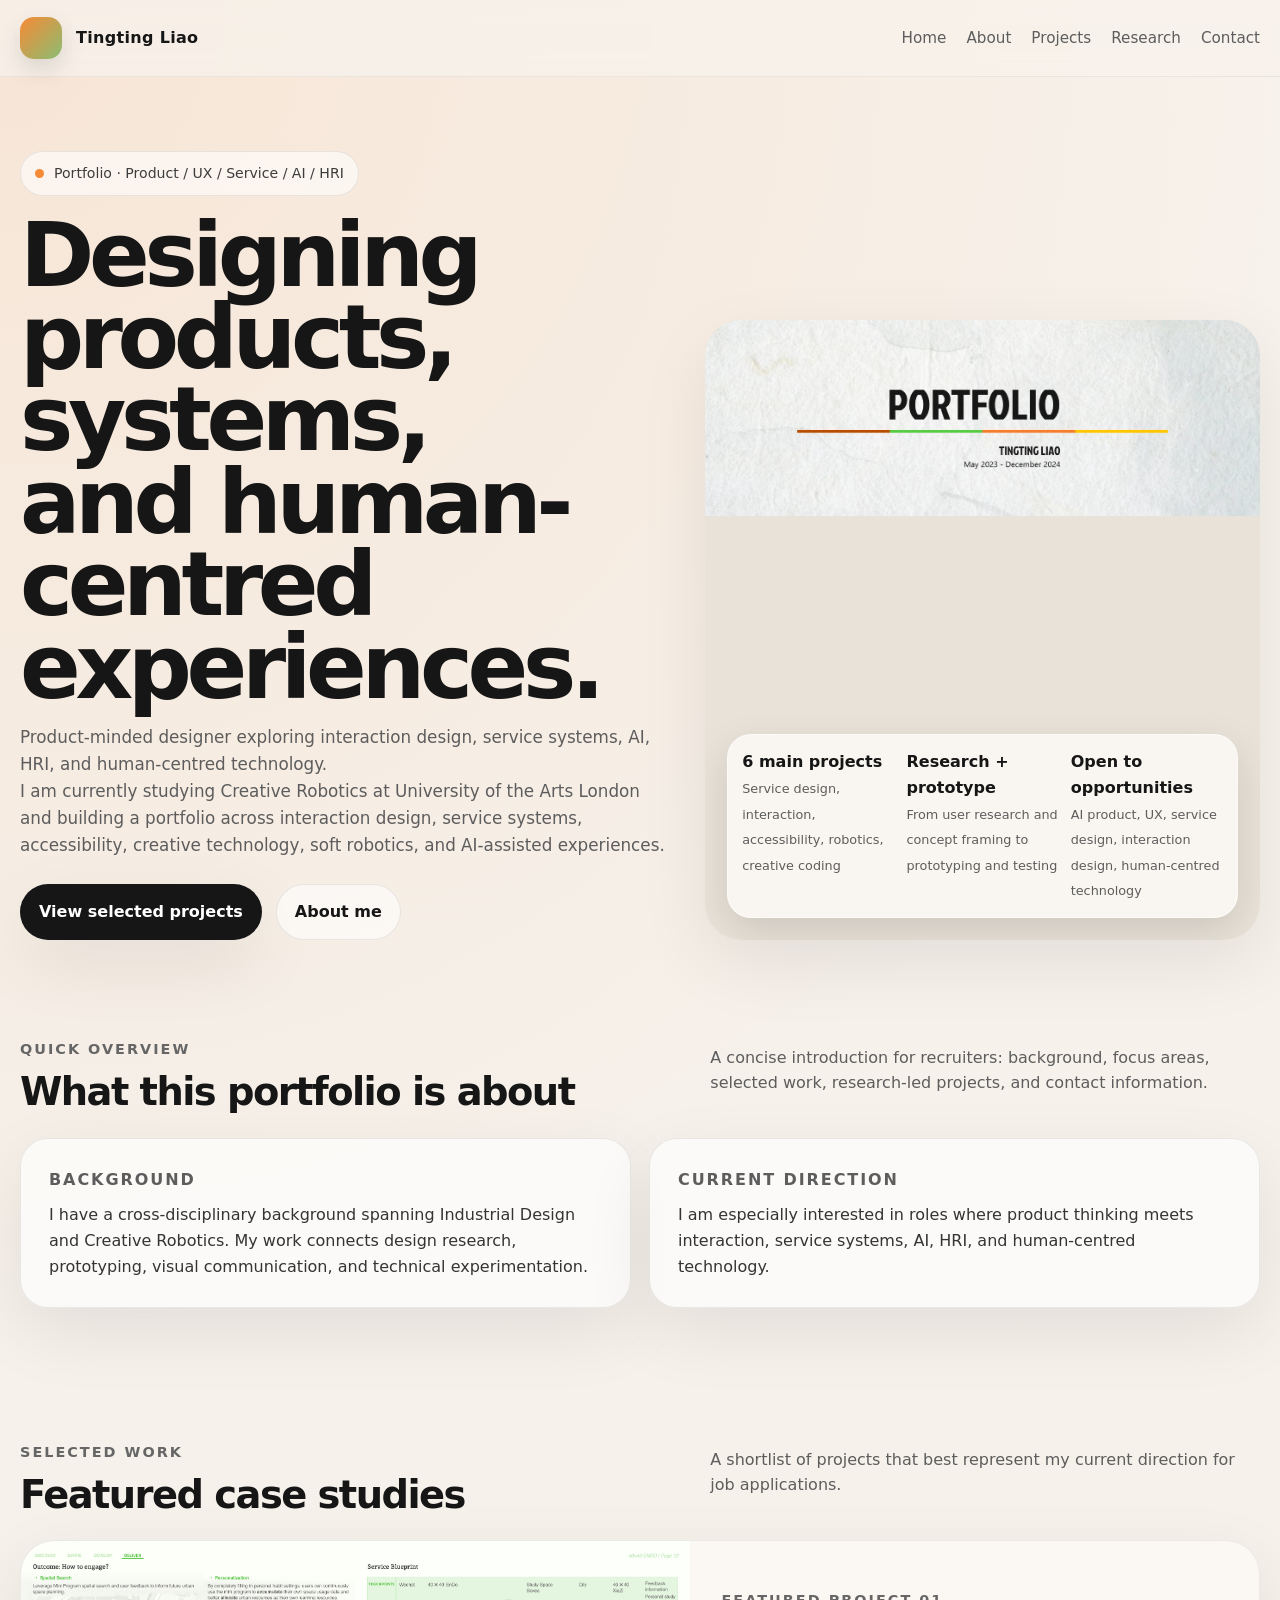
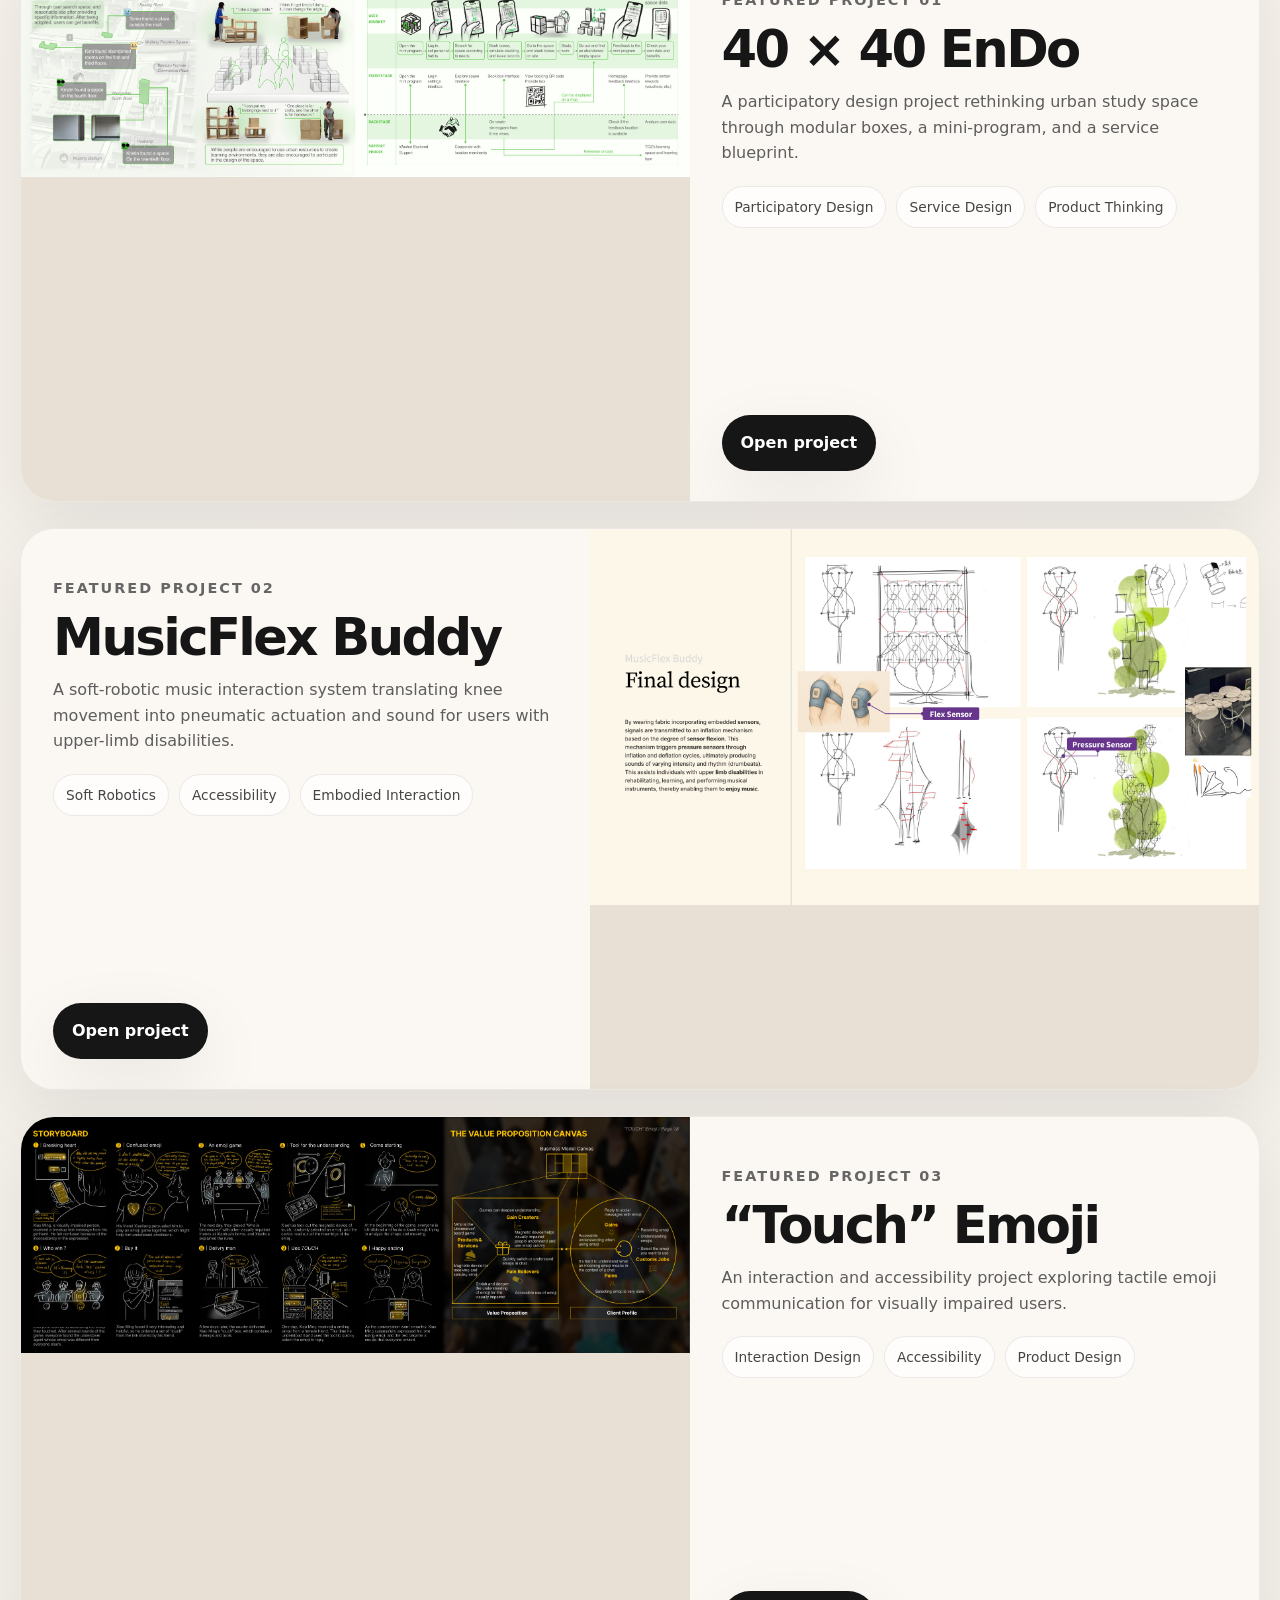
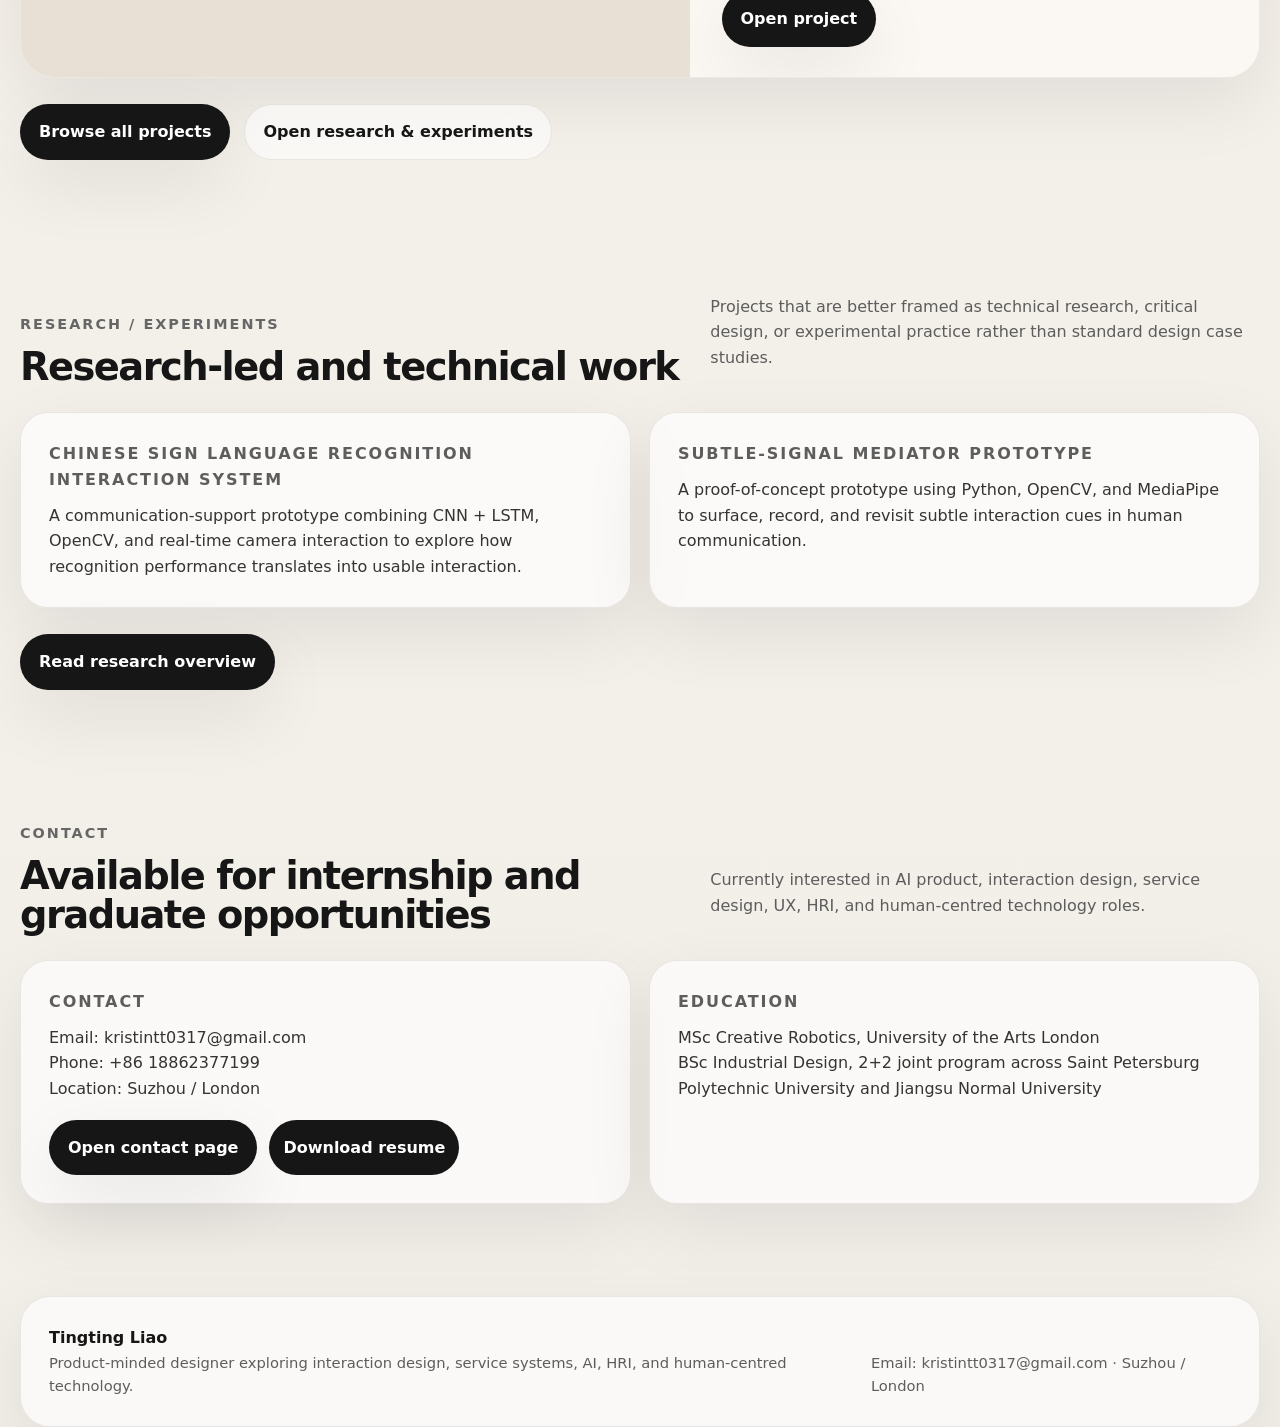
<file: index.html>
<!DOCTYPE html>
<html lang="en">
<head>
  <meta charset="UTF-8" />
  <meta name="viewport" content="width=device-width, initial-scale=1.0" />
  <title>Tingting Liao — Portfolio</title>
  <meta name="description" content="Portfolio website for product, interaction design, service design, AI, HRI, and human-centred technology opportunities." />
  <link rel="stylesheet" href="css/style.css" />
</head>
<body>

  <header class="topbar">
    <div class="wrap nav">
      <a class="brand" href="index.html"><span class="brand-mark"></span><span>Tingting Liao</span></a>
      <nav class="nav-links">
        <a href="index.html">Home</a>
        <a href="about.html">About</a>
        <a href="projects.html">Projects</a>
        <a href="research.html">Research</a>
        <a href="contact.html">Contact</a>
      </nav>
    </div>
  </header>

  <main>
    <section class="hero">
      <div class="wrap hero-grid">
        <div class="reveal">
          <span class="eyebrow"><span class="dot"></span> Portfolio · Product / UX / Service / AI / HRI</span>
          <h1>Designing products, systems, and human-centred experiences.</h1>
          <p class="lead">Product-minded designer exploring interaction design, service systems, AI, HRI, and human-centred technology.</p>
          <p>
            I am currently studying Creative Robotics at University of the Arts London and building a portfolio across interaction design, service systems, accessibility, creative technology, soft robotics, and AI-assisted experiences.
          </p>
          <div class="hero-actions">
            <a class="button primary" href="projects.html">View selected projects</a>
            <a class="button secondary" href="about.html">About me</a>
          </div>
        </div>
        <div class="hero-visual reveal">
          <img src="assets/pages/page-01.jpg" alt="Portfolio cover" />
          <div class="floating-card">
            <div><strong>6 main projects</strong><span>Service design, interaction, accessibility, robotics, creative coding</span></div>
            <div><strong>Research + prototype</strong><span>From user research and concept framing to prototyping and testing</span></div>
            <div><strong>Open to opportunities</strong><span>AI product, UX, service design, interaction design, human-centred technology</span></div>
          </div>
        </div>
      </div>
    </section>

    <section class="section">
      <div class="wrap">
        <div class="section-head reveal">
          <div>
            <p class="project-number">Quick overview</p>
            <h2 class="section-title">What this portfolio is about</h2>
          </div>
          <p class="section-note">A concise introduction for recruiters: background, focus areas, selected work, research-led projects, and contact information.</p>
        </div>
        <div class="intro-panels">
          <article class="panel reveal">
            <h3>Background</h3>
            <p>I have a cross-disciplinary background spanning Industrial Design and Creative Robotics. My work connects design research, prototyping, visual communication, and technical experimentation.</p>
          </article>
          <article class="panel reveal">
            <h3>Current direction</h3>
            <p>I am especially interested in roles where product thinking meets interaction, service systems, AI, HRI, and human-centred technology.</p>
          </article>
        </div>
      </div>
    </section>

    <section class="section">
      <div class="wrap">
        <div class="section-head reveal">
          <div>
            <p class="project-number">Selected work</p>
            <h2 class="section-title">Featured case studies</h2>
          </div>
          <p class="section-note">A shortlist of projects that best represent my current direction for job applications.</p>
        </div>

        <div class="projects">
          <article class="project-card reveal">
            <div class="project-image"><img src="assets/pages/page-14.jpg" alt="40 × 40 EnDo preview" /></div>
            <div class="project-info">
              <div>
                <p class="project-number">Featured Project 01</p>
                <h3 class="project-title">40 × 40 EnDo</h3>
                <p class="project-summary">A participatory design project rethinking urban study space through modular boxes, a mini-program, and a service blueprint.</p>
                <div class="tags"><span class="tag">Participatory Design</span><span class="tag">Service Design</span><span class="tag">Product Thinking</span></div>
              </div>
              <div class="inline-actions"><a class="button primary" href="endo.html">Open project</a></div>
            </div>
          </article>

          <article class="project-card reverse reveal" style="--accent:#b85b53;--accent-soft:rgba(184,91,83,.14)">
            <div class="project-image"><img src="assets/musicflex/mf-20.jpg" alt="MusicFlex Buddy preview" /></div>
            <div class="project-info">
              <div>
                <p class="project-number">Featured Project 02</p>
                <h3 class="project-title">MusicFlex Buddy</h3>
                <p class="project-summary">A soft-robotic music interaction system translating knee movement into pneumatic actuation and sound for users with upper-limb disabilities.</p>
                <div class="tags"><span class="tag">Soft Robotics</span><span class="tag">Accessibility</span><span class="tag">Embodied Interaction</span></div>
              </div>
              <div class="inline-actions"><a class="button primary" href="musicflex-buddy.html">Open project</a></div>
            </div>
          </article>

          <article class="project-card reveal" style="--accent:#f3c94b;--accent-soft:rgba(243,201,75,.18)">
            <div class="project-image"><img src="assets/pages/page-20.jpg" alt="Touch Emoji preview" /></div>
            <div class="project-info">
              <div>
                <p class="project-number">Featured Project 03</p>
                <h3 class="project-title">“Touch” Emoji</h3>
                <p class="project-summary">An interaction and accessibility project exploring tactile emoji communication for visually impaired users.</p>
                <div class="tags"><span class="tag">Interaction Design</span><span class="tag">Accessibility</span><span class="tag">Product Design</span></div>
              </div>
              <div class="inline-actions"><a class="button primary" href="touch-emoji.html">Open project</a></div>
            </div>
          </article>
        </div>

        <div class="hero-actions reveal">
          <a class="button primary" href="projects.html">Browse all projects</a>
          <a class="button secondary" href="research.html">Open research & experiments</a>
        </div>
      </div>
    </section>

    <section class="section">
      <div class="wrap">
        <div class="section-head reveal">
          <div>
            <p class="project-number">Research / Experiments</p>
            <h2 class="section-title">Research-led and technical work</h2>
          </div>
          <p class="section-note">Projects that are better framed as technical research, critical design, or experimental practice rather than standard design case studies.</p>
        </div>
        <div class="cards-grid">
          <article class="list-card reveal">
            <h3>Chinese Sign Language Recognition Interaction System</h3>
            <p>A communication-support prototype combining CNN + LSTM, OpenCV, and real-time camera interaction to explore how recognition performance translates into usable interaction.</p>
          </article>
          <article class="list-card reveal">
            <h3>Subtle-Signal Mediator Prototype</h3>
            <p>A proof-of-concept prototype using Python, OpenCV, and MediaPipe to surface, record, and revisit subtle interaction cues in human communication.</p>
          </article>
        </div>
        <div class="hero-actions reveal">
          <a class="button primary" href="research.html">Read research overview</a>
        </div>
      </div>
    </section>

    <section class="section">
      <div class="wrap">
        <div class="section-head reveal">
          <div>
            <p class="project-number">Contact</p>
            <h2 class="section-title">Available for internship and graduate opportunities</h2>
          </div>
          <p class="section-note">Currently interested in AI product, interaction design, service design, UX, HRI, and human-centred technology roles.</p>
        </div>
        <div class="contact-grid">
          <article class="contact-card reveal">
            <h3>Contact</h3>
            <p>Email: <a href="mailto:kristintt0317@gmail.com">kristintt0317@gmail.com</a></p>
            <p>Phone: <a href="tel:+8618862377199">+86 18862377199</a></p>
            <p>Location: Suzhou / London</p>
            <div class="contact-actions">
              <a class="button primary" href="contact.html">Open contact page</a>
              <a class="resume-badge" href="Liao_Tingting_Resume.pdf" download>Download resume</a>
            </div>
          </article>
          <article class="contact-card reveal">
            <h3>Education</h3>
            <p>MSc Creative Robotics, University of the Arts London</p>
            <p>BSc Industrial Design, 2+2 joint program across Saint Petersburg Polytechnic University and Jiangsu Normal University</p>
          </article>
        </div>
      </div>
    </section>
  </main>

  <footer>
    <div class="wrap">
      <div class="footer-card">
        <div>
          <strong>Tingting Liao</strong>
          <div class="small-note">Product-minded designer exploring interaction design, service systems, AI, HRI, and human-centred technology.</div>
        </div>
        <div class="small-note">Email: <a href="mailto:kristintt0317@gmail.com">kristintt0317@gmail.com</a> · Suzhou / London</div>
      </div>
    </div>
  </footer>
  <div class="lightbox" id="lightbox"><button aria-label="Close image">×</button><img alt="" /></div>
  <script src="js/main.js"></script>

</body>
</html>
</file>
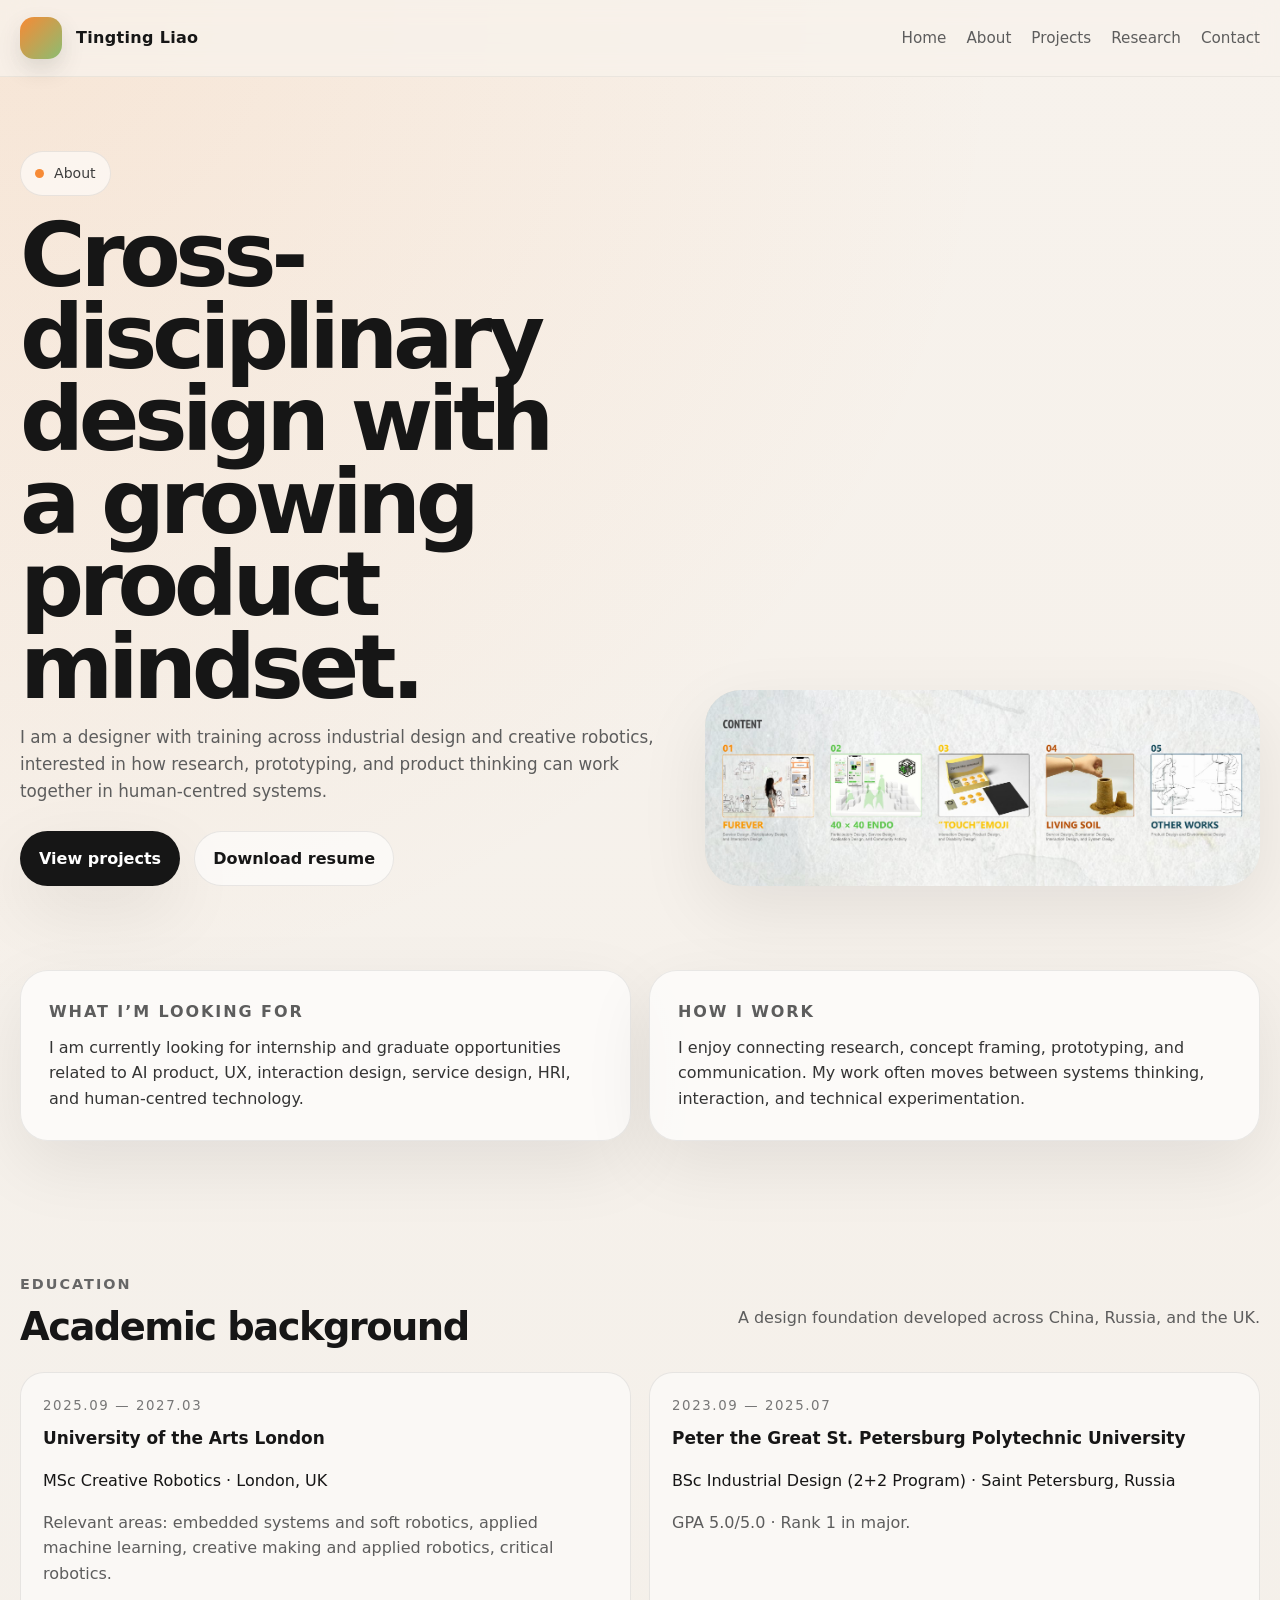
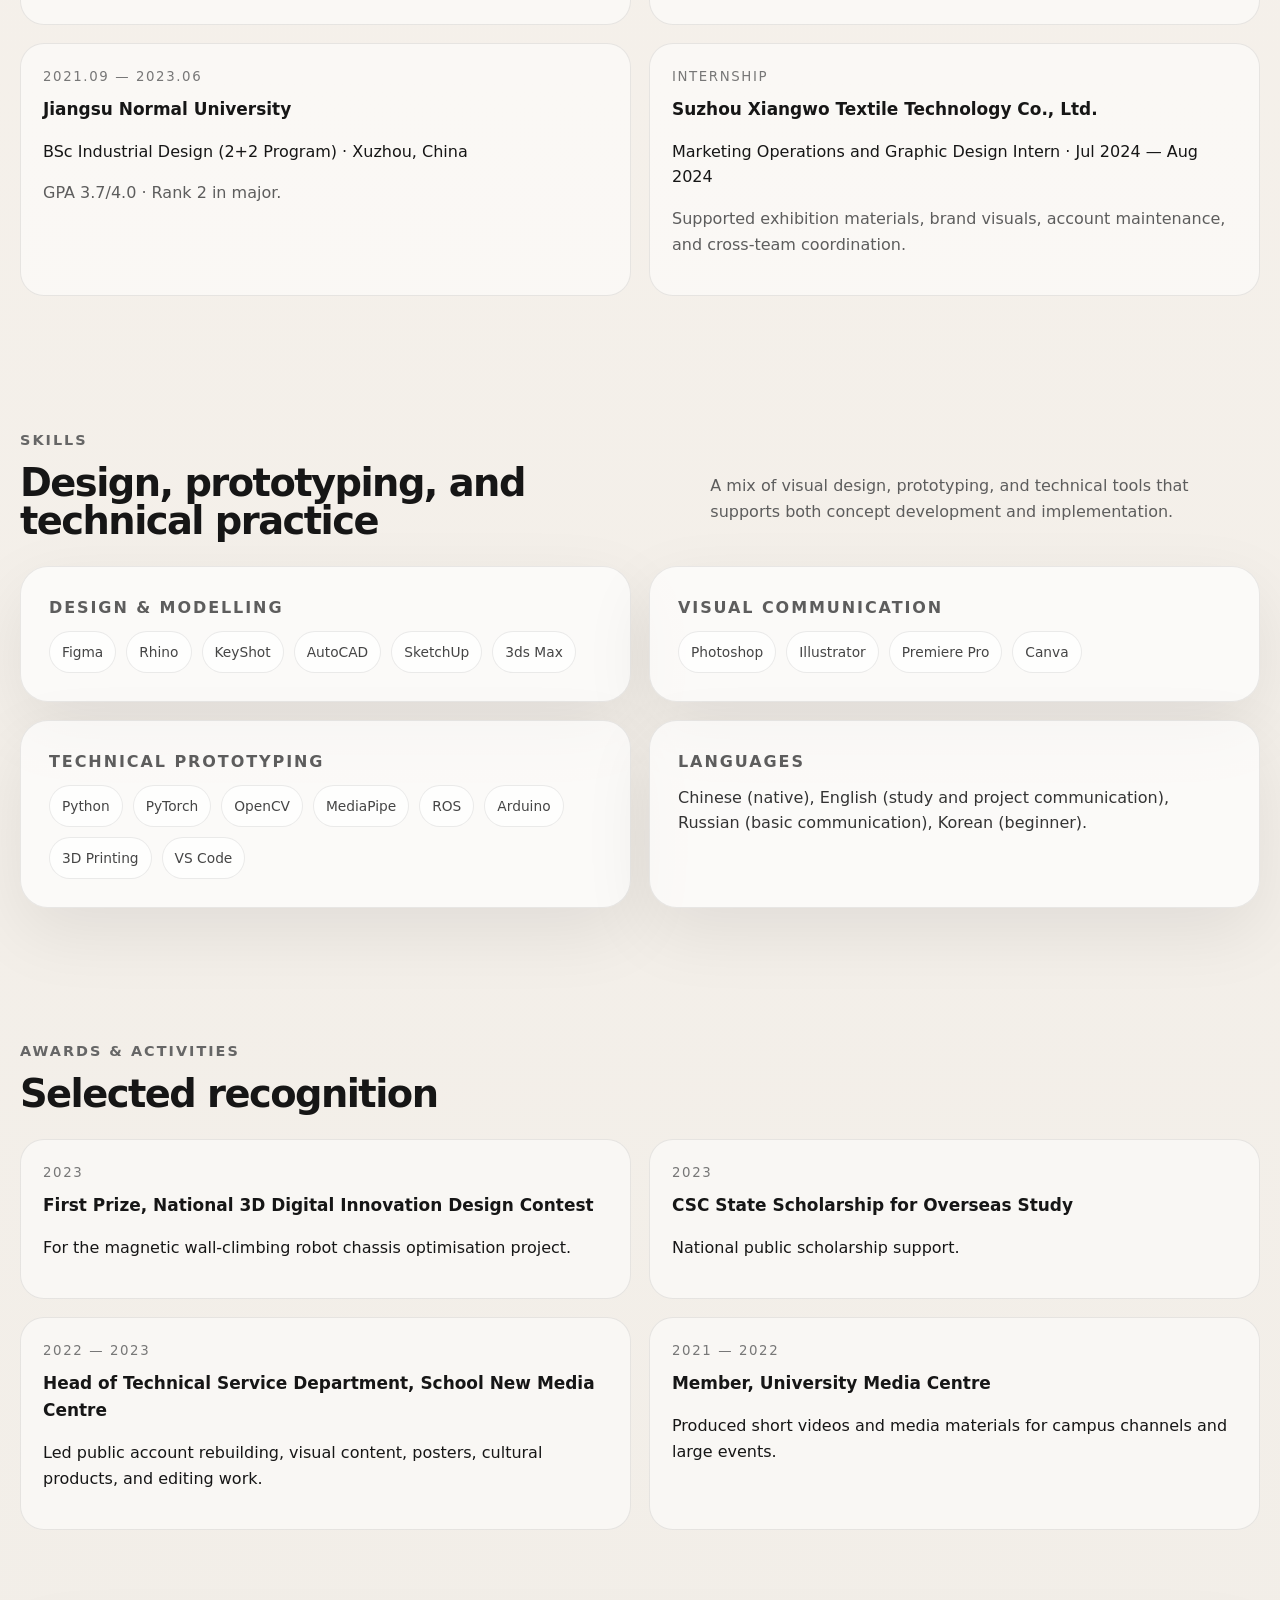
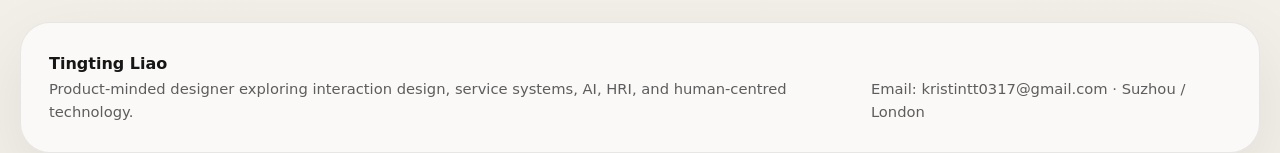
<file: about.html>
<!DOCTYPE html>
<html lang="en">
<head>
  <meta charset="UTF-8" />
  <meta name="viewport" content="width=device-width, initial-scale=1.0" />
  <title>About — Tingting Liao</title>
  <meta name="description" content="About Tingting Liao: background, education, skills, and job focus." />
  <link rel="stylesheet" href="css/style.css" />
</head>
<body>

  <header class="topbar">
    <div class="wrap nav">
      <a class="brand" href="index.html"><span class="brand-mark"></span><span>Tingting Liao</span></a>
      <nav class="nav-links">
        <a href="index.html">Home</a>
        <a href="about.html">About</a>
        <a href="projects.html">Projects</a>
        <a href="research.html">Research</a>
        <a href="contact.html">Contact</a>
      </nav>
    </div>
  </header>

  <main>
    <section class="page-hero">
      <div class="wrap page-hero-grid">
        <div class="reveal">
          <span class="eyebrow"><span class="dot"></span> About</span>
          <h1>Cross-disciplinary design with a growing product mindset.</h1>
          <p class="lead">I am a designer with training across industrial design and creative robotics, interested in how research, prototyping, and product thinking can work together in human-centred systems.</p>
          <div class="hero-actions">
            <a class="button primary" href="projects.html">View projects</a>
            <a class="button secondary" href="Liao_Tingting_Resume.pdf" download>Download resume</a>
          </div>
        </div>
        <div class="card-surface reveal"><img src="assets/pages/page-02.jpg" alt="Portfolio overview" /></div>
      </div>
    </section>

    <section class="section">
      <div class="wrap">
        <div class="simple-grid">
          <article class="list-card reveal">
            <h3>What I’m looking for</h3>
            <p>I am currently looking for internship and graduate opportunities related to AI product, UX, interaction design, service design, HRI, and human-centred technology.</p>
          </article>
          <article class="list-card reveal">
            <h3>How I work</h3>
            <p>I enjoy connecting research, concept framing, prototyping, and communication. My work often moves between systems thinking, interaction, and technical experimentation.</p>
          </article>
        </div>
      </div>
    </section>

    <section class="section">
      <div class="wrap">
        <div class="section-head reveal">
          <div>
            <p class="project-number">Education</p>
            <h2 class="section-title">Academic background</h2>
          </div>
          <p class="section-note">A design foundation developed across China, Russia, and the UK.</p>
        </div>
        <div class="timeline">
          <article class="timeline-item reveal">
            <small>2025.09 — 2027.03</small>
            <strong>University of the Arts London</strong>
            <p>MSc Creative Robotics · London, UK</p>
            <p class="muted">Relevant areas: embedded systems and soft robotics, applied machine learning, creative making and applied robotics, critical robotics.</p>
          </article>
          <article class="timeline-item reveal">
            <small>2023.09 — 2025.07</small>
            <strong>Peter the Great St. Petersburg Polytechnic University</strong>
            <p>BSc Industrial Design (2+2 Program) · Saint Petersburg, Russia</p>
            <p class="muted">GPA 5.0/5.0 · Rank 1 in major.</p>
          </article>
          <article class="timeline-item reveal">
            <small>2021.09 — 2023.06</small>
            <strong>Jiangsu Normal University</strong>
            <p>BSc Industrial Design (2+2 Program) · Xuzhou, China</p>
            <p class="muted">GPA 3.7/4.0 · Rank 2 in major.</p>
          </article>
          <article class="timeline-item reveal">
            <small>Internship</small>
            <strong>Suzhou Xiangwo Textile Technology Co., Ltd.</strong>
            <p>Marketing Operations and Graphic Design Intern · Jul 2024 — Aug 2024</p>
            <p class="muted">Supported exhibition materials, brand visuals, account maintenance, and cross-team coordination.</p>
          </article>
        </div>
      </div>
    </section>

    <section class="section">
      <div class="wrap">
        <div class="section-head reveal">
          <div>
            <p class="project-number">Skills</p>
            <h2 class="section-title">Design, prototyping, and technical practice</h2>
          </div>
          <p class="section-note">A mix of visual design, prototyping, and technical tools that supports both concept development and implementation.</p>
        </div>
        <div class="cards-grid">
          <article class="list-card reveal">
            <h3>Design & modelling</h3>
            <div class="pill-row">
              <span class="pill">Figma</span><span class="pill">Rhino</span><span class="pill">KeyShot</span><span class="pill">AutoCAD</span><span class="pill">SketchUp</span><span class="pill">3ds Max</span>
            </div>
          </article>
          <article class="list-card reveal">
            <h3>Visual communication</h3>
            <div class="pill-row">
              <span class="pill">Photoshop</span><span class="pill">Illustrator</span><span class="pill">Premiere Pro</span><span class="pill">Canva</span>
            </div>
          </article>
          <article class="list-card reveal">
            <h3>Technical prototyping</h3>
            <div class="pill-row">
              <span class="pill">Python</span><span class="pill">PyTorch</span><span class="pill">OpenCV</span><span class="pill">MediaPipe</span><span class="pill">ROS</span><span class="pill">Arduino</span><span class="pill">3D Printing</span><span class="pill">VS Code</span>
            </div>
          </article>
          <article class="list-card reveal">
            <h3>Languages</h3>
            <p>Chinese (native), English (study and project communication), Russian (basic communication), Korean (beginner).</p>
          </article>
        </div>
      </div>
    </section>

    <section class="section">
      <div class="wrap">
        <div class="section-head reveal">
          <div>
            <p class="project-number">Awards & activities</p>
            <h2 class="section-title">Selected recognition</h2>
          </div>
        </div>
        <div class="timeline">
          <article class="timeline-item reveal">
            <small>2023</small>
            <strong>First Prize, National 3D Digital Innovation Design Contest</strong>
            <p>For the magnetic wall-climbing robot chassis optimisation project.</p>
          </article>
          <article class="timeline-item reveal">
            <small>2023</small>
            <strong>CSC State Scholarship for Overseas Study</strong>
            <p>National public scholarship support.</p>
          </article>
          <article class="timeline-item reveal">
            <small>2022 — 2023</small>
            <strong>Head of Technical Service Department, School New Media Centre</strong>
            <p>Led public account rebuilding, visual content, posters, cultural products, and editing work.</p>
          </article>
          <article class="timeline-item reveal">
            <small>2021 — 2022</small>
            <strong>Member, University Media Centre</strong>
            <p>Produced short videos and media materials for campus channels and large events.</p>
          </article>
        </div>
      </div>
    </section>
  </main>

  <footer>
    <div class="wrap">
      <div class="footer-card">
        <div>
          <strong>Tingting Liao</strong>
          <div class="small-note">Product-minded designer exploring interaction design, service systems, AI, HRI, and human-centred technology.</div>
        </div>
        <div class="small-note">Email: <a href="mailto:kristintt0317@gmail.com">kristintt0317@gmail.com</a> · Suzhou / London</div>
      </div>
    </div>
  </footer>
  <div class="lightbox" id="lightbox"><button aria-label="Close image">×</button><img alt="" /></div>
  <script src="js/main.js"></script>

</body>
</html>
</file>
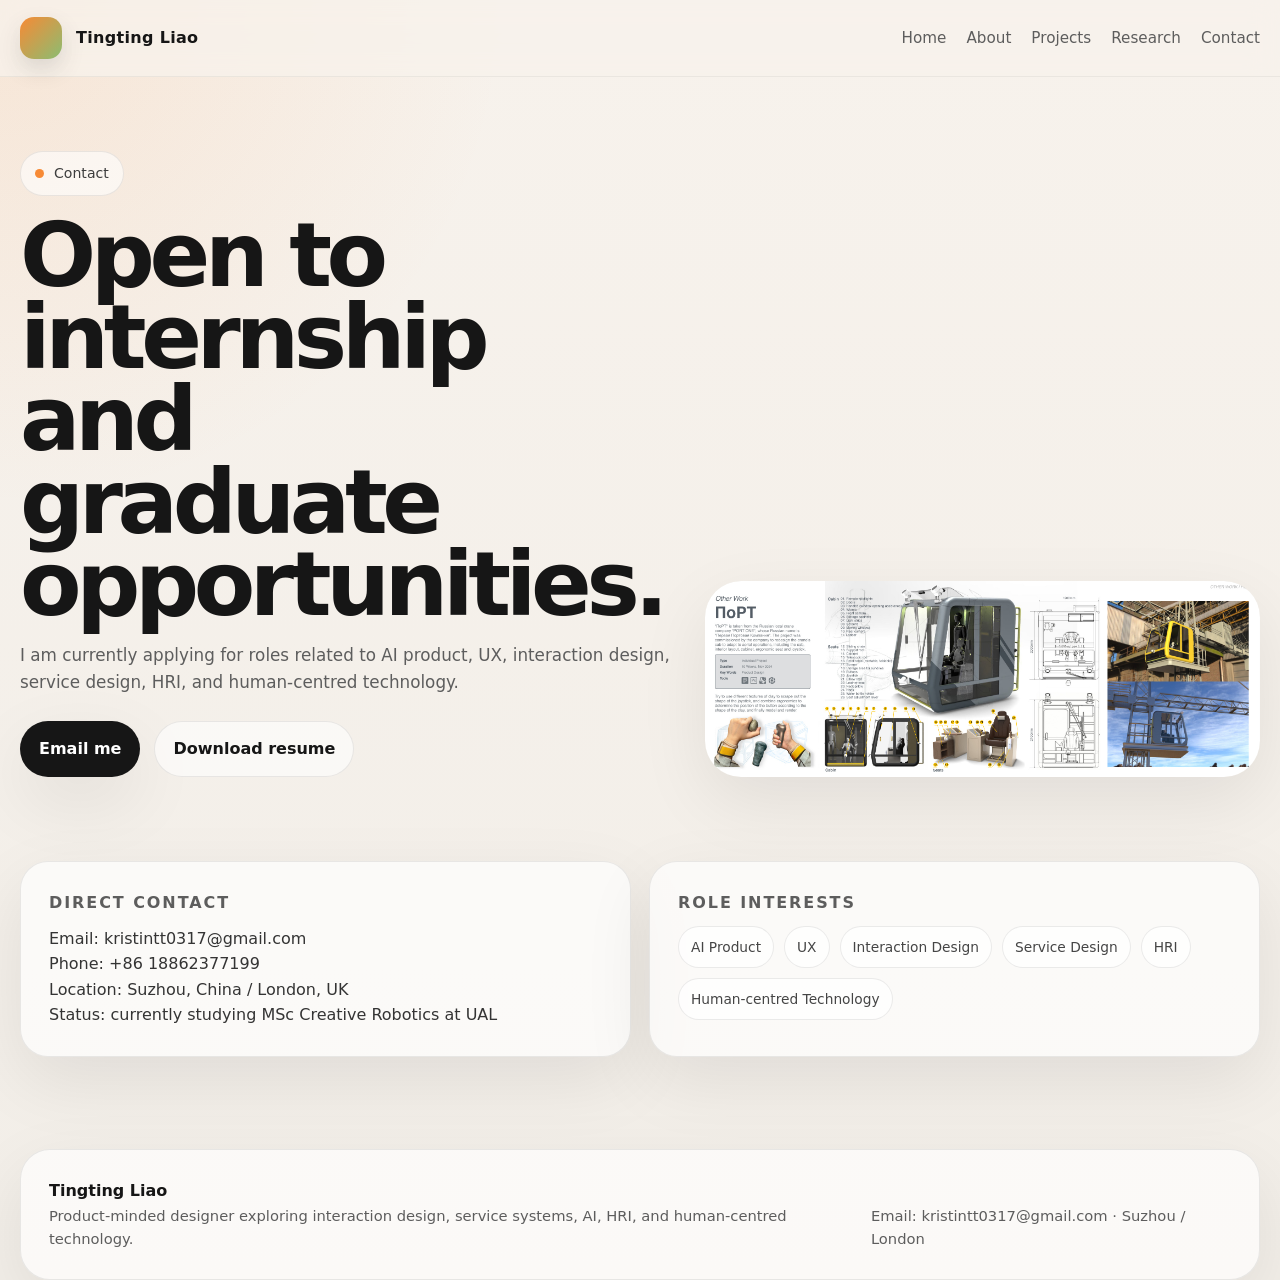
<file: contact.html>
<!DOCTYPE html>
<html lang="en">
<head>
  <meta charset="UTF-8" />
  <meta name="viewport" content="width=device-width, initial-scale=1.0" />
  <title>Contact — Tingting Liao</title>
  <meta name="description" content="Contact Tingting Liao." />
  <link rel="stylesheet" href="css/style.css" />
</head>
<body>

  <header class="topbar">
    <div class="wrap nav">
      <a class="brand" href="index.html"><span class="brand-mark"></span><span>Tingting Liao</span></a>
      <nav class="nav-links">
        <a href="index.html">Home</a>
        <a href="about.html">About</a>
        <a href="projects.html">Projects</a>
        <a href="research.html">Research</a>
        <a href="contact.html">Contact</a>
      </nav>
    </div>
  </header>

  <main>
    <section class="page-hero">
      <div class="wrap page-hero-grid">
        <div class="reveal">
          <span class="eyebrow"><span class="dot"></span> Contact</span>
          <h1>Open to internship and graduate opportunities.</h1>
          <p class="lead">I am currently applying for roles related to AI product, UX, interaction design, service design, HRI, and human-centred technology.</p>
          <div class="hero-actions">
            <a class="button primary" href="mailto:kristintt0317@gmail.com">Email me</a>
            <a class="button secondary" href="Liao_Tingting_Resume.pdf" download>Download resume</a>
          </div>
        </div>
        <div class="card-surface reveal"><img src="assets/pages/page-27.jpg" alt="Contact visual" /></div>
      </div>
    </section>

    <section class="section">
      <div class="wrap">
        <div class="contact-grid">
          <article class="contact-card reveal">
            <h3>Direct contact</h3>
            <p>Email: <a href="mailto:kristintt0317@gmail.com">kristintt0317@gmail.com</a></p>
            <p>Phone: <a href="tel:+8618862377199">+86 18862377199</a></p>
            <p>Location: Suzhou, China / London, UK</p>
            <p>Status: currently studying MSc Creative Robotics at UAL</p>
          </article>

          <article class="contact-card reveal">
            <h3>Role interests</h3>
            <div class="pill-row">
              <span class="pill">AI Product</span>
              <span class="pill">UX</span>
              <span class="pill">Interaction Design</span>
              <span class="pill">Service Design</span>
              <span class="pill">HRI</span>
              <span class="pill">Human-centred Technology</span>
            </div>
          </article>
        </div>
      </div>
    </section>
  </main>

  <footer>
    <div class="wrap">
      <div class="footer-card">
        <div>
          <strong>Tingting Liao</strong>
          <div class="small-note">Product-minded designer exploring interaction design, service systems, AI, HRI, and human-centred technology.</div>
        </div>
        <div class="small-note">Email: <a href="mailto:kristintt0317@gmail.com">kristintt0317@gmail.com</a> · Suzhou / London</div>
      </div>
    </div>
  </footer>
  <div class="lightbox" id="lightbox"><button aria-label="Close image">×</button><img alt="" /></div>
  <script src="js/main.js"></script>

</body>
</html>
</file>
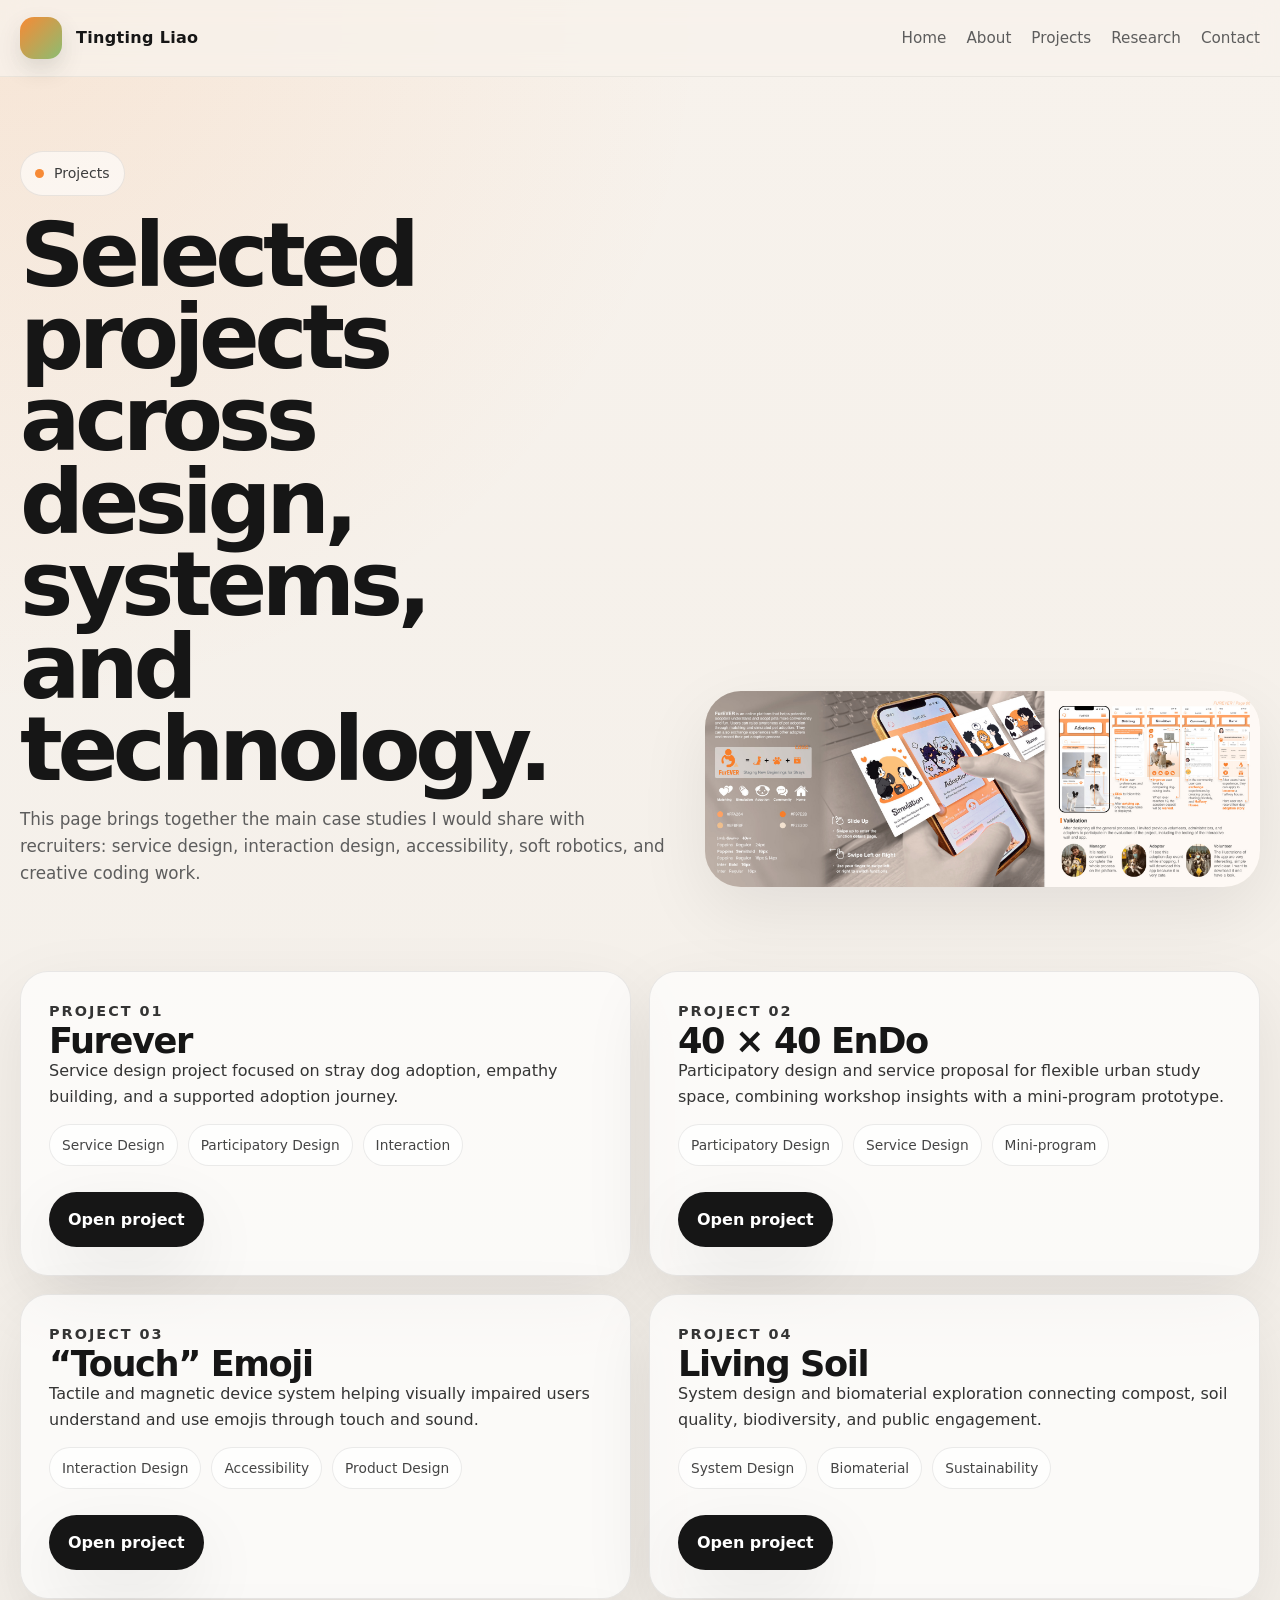
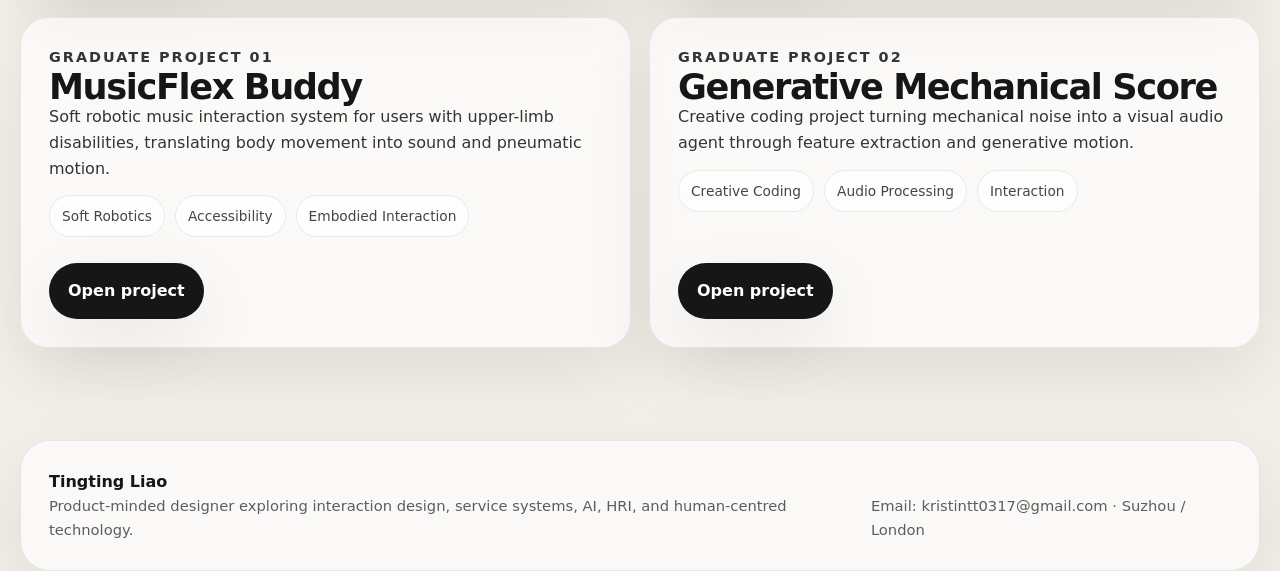
<file: projects.html>
<!DOCTYPE html>
<html lang="en">
<head>
  <meta charset="UTF-8" />
  <meta name="viewport" content="width=device-width, initial-scale=1.0" />
  <title>Projects — Tingting Liao</title>
  <meta name="description" content="Selected projects by Tingting Liao." />
  <link rel="stylesheet" href="css/style.css" />
</head>
<body>

  <header class="topbar">
    <div class="wrap nav">
      <a class="brand" href="index.html"><span class="brand-mark"></span><span>Tingting Liao</span></a>
      <nav class="nav-links">
        <a href="index.html">Home</a>
        <a href="about.html">About</a>
        <a href="projects.html">Projects</a>
        <a href="research.html">Research</a>
        <a href="contact.html">Contact</a>
      </nav>
    </div>
  </header>

  <main>
    <section class="page-hero">
      <div class="wrap page-hero-grid">
        <div class="reveal">
          <span class="eyebrow"><span class="dot"></span> Projects</span>
          <h1>Selected projects across design, systems, and technology.</h1>
          <p class="lead">This page brings together the main case studies I would share with recruiters: service design, interaction design, accessibility, soft robotics, and creative coding work.</p>
        </div>
        <div class="card-surface reveal"><img src="assets/pages/page-08.jpg" alt="Projects overview" /></div>
      </div>
    </section>

    <section class="section">
      <div class="wrap">
        <div class="project-list">
          <article class="list-card reveal">
            <div class="spaced">
              <div>
                <p class="project-number">Project 01</p>
                <h2 class="section-title" style="font-size:2.2rem">Furever</h2>
              </div>
              <p>Service design project focused on stray dog adoption, empathy building, and a supported adoption journey.</p>
              <div class="pill-row"><span class="pill">Service Design</span><span class="pill">Participatory Design</span><span class="pill">Interaction</span></div>
            </div>
            <div class="hero-actions"><a class="button primary" href="furever.html">Open project</a></div>
          </article>

          <article class="list-card reveal">
            <div class="spaced">
              <div>
                <p class="project-number">Project 02</p>
                <h2 class="section-title" style="font-size:2.2rem">40 × 40 EnDo</h2>
              </div>
              <p>Participatory design and service proposal for flexible urban study space, combining workshop insights with a mini-program prototype.</p>
              <div class="pill-row"><span class="pill">Participatory Design</span><span class="pill">Service Design</span><span class="pill">Mini-program</span></div>
            </div>
            <div class="hero-actions"><a class="button primary" href="endo.html">Open project</a></div>
          </article>

          <article class="list-card reveal">
            <div class="spaced">
              <div>
                <p class="project-number">Project 03</p>
                <h2 class="section-title" style="font-size:2.2rem">“Touch” Emoji</h2>
              </div>
              <p>Tactile and magnetic device system helping visually impaired users understand and use emojis through touch and sound.</p>
              <div class="pill-row"><span class="pill">Interaction Design</span><span class="pill">Accessibility</span><span class="pill">Product Design</span></div>
            </div>
            <div class="hero-actions"><a class="button primary" href="touch-emoji.html">Open project</a></div>
          </article>

          <article class="list-card reveal">
            <div class="spaced">
              <div>
                <p class="project-number">Project 04</p>
                <h2 class="section-title" style="font-size:2.2rem">Living Soil</h2>
              </div>
              <p>System design and biomaterial exploration connecting compost, soil quality, biodiversity, and public engagement.</p>
              <div class="pill-row"><span class="pill">System Design</span><span class="pill">Biomaterial</span><span class="pill">Sustainability</span></div>
            </div>
            <div class="hero-actions"><a class="button primary" href="living-soil.html">Open project</a></div>
          </article>

          <article class="list-card reveal">
            <div class="spaced">
              <div>
                <p class="project-number">Graduate Project 01</p>
                <h2 class="section-title" style="font-size:2.2rem">MusicFlex Buddy</h2>
              </div>
              <p>Soft robotic music interaction system for users with upper-limb disabilities, translating body movement into sound and pneumatic motion.</p>
              <div class="pill-row"><span class="pill">Soft Robotics</span><span class="pill">Accessibility</span><span class="pill">Embodied Interaction</span></div>
            </div>
            <div class="hero-actions"><a class="button primary" href="musicflex-buddy.html">Open project</a></div>
          </article>

          <article class="list-card reveal">
            <div class="spaced">
              <div>
                <p class="project-number">Graduate Project 02</p>
                <h2 class="section-title" style="font-size:2.2rem">Generative Mechanical Score</h2>
              </div>
              <p>Creative coding project turning mechanical noise into a visual audio agent through feature extraction and generative motion.</p>
              <div class="pill-row"><span class="pill">Creative Coding</span><span class="pill">Audio Processing</span><span class="pill">Interaction</span></div>
            </div>
            <div class="hero-actions"><a class="button primary" href="generative-mechanical-score.html">Open project</a></div>
          </article>
        </div>
      </div>
    </section>
  </main>

  <footer>
    <div class="wrap">
      <div class="footer-card">
        <div>
          <strong>Tingting Liao</strong>
          <div class="small-note">Product-minded designer exploring interaction design, service systems, AI, HRI, and human-centred technology.</div>
        </div>
        <div class="small-note">Email: <a href="mailto:kristintt0317@gmail.com">kristintt0317@gmail.com</a> · Suzhou / London</div>
      </div>
    </div>
  </footer>
  <div class="lightbox" id="lightbox"><button aria-label="Close image">×</button><img alt="" /></div>
  <script src="js/main.js"></script>

</body>
</html>
</file>
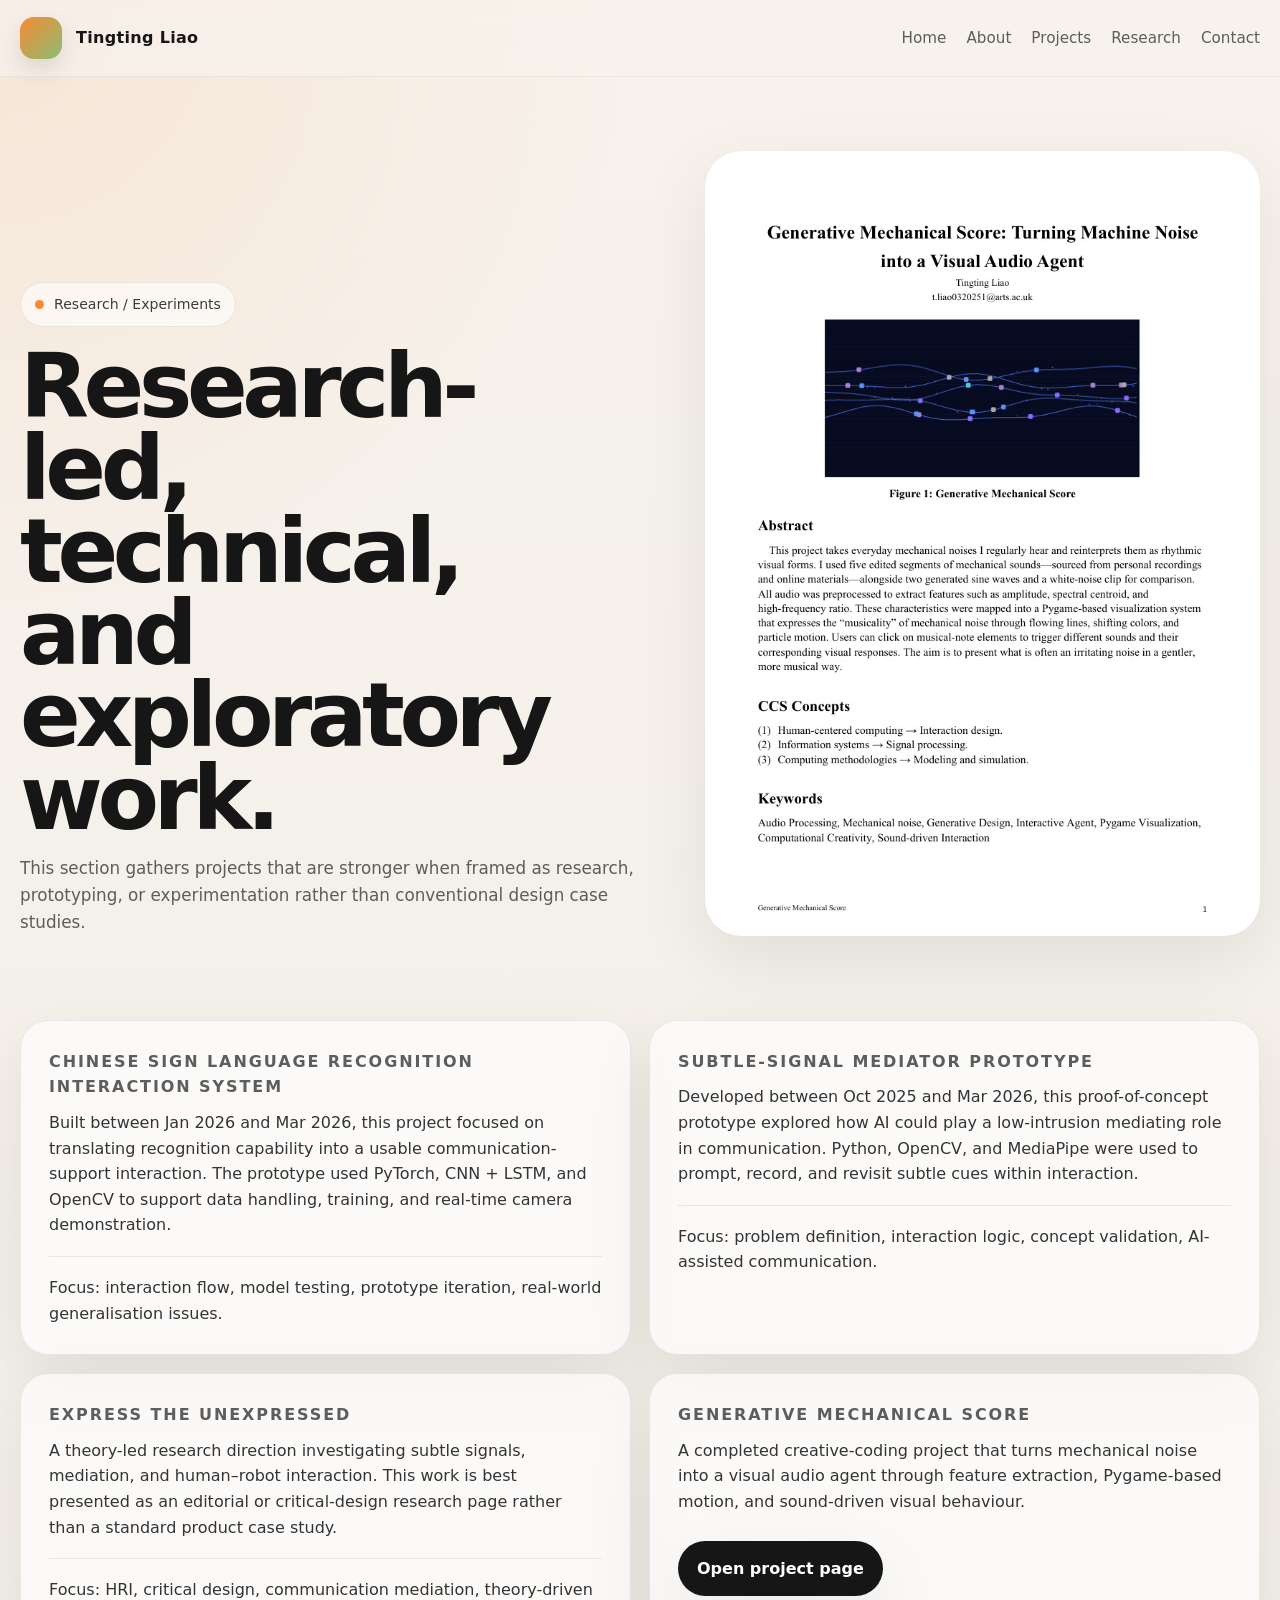
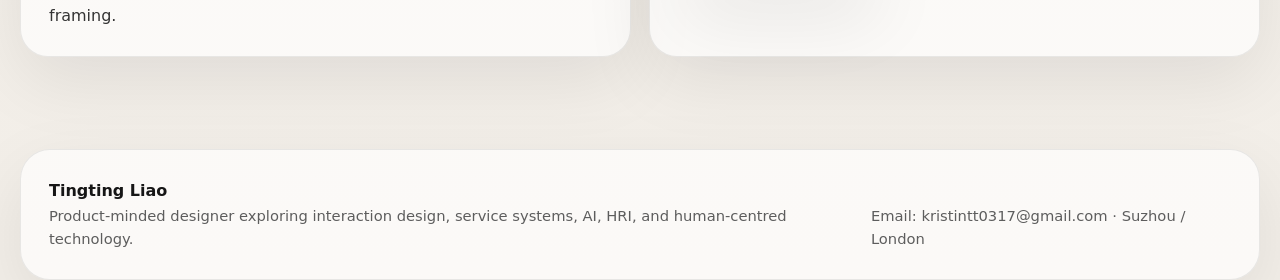
<file: research.html>
<!DOCTYPE html>
<html lang="en">
<head>
  <meta charset="UTF-8" />
  <meta name="viewport" content="width=device-width, initial-scale=1.0" />
  <title>Research — Tingting Liao</title>
  <meta name="description" content="Research and experiments by Tingting Liao." />
  <link rel="stylesheet" href="css/style.css" />
</head>
<body>

  <header class="topbar">
    <div class="wrap nav">
      <a class="brand" href="index.html"><span class="brand-mark"></span><span>Tingting Liao</span></a>
      <nav class="nav-links">
        <a href="index.html">Home</a>
        <a href="about.html">About</a>
        <a href="projects.html">Projects</a>
        <a href="research.html">Research</a>
        <a href="contact.html">Contact</a>
      </nav>
    </div>
  </header>

  <main>
    <section class="page-hero">
      <div class="wrap page-hero-grid">
        <div class="reveal">
          <span class="eyebrow"><span class="dot"></span> Research / Experiments</span>
          <h1>Research-led, technical, and exploratory work.</h1>
          <p class="lead">This section gathers projects that are stronger when framed as research, prototyping, or experimentation rather than conventional design case studies.</p>
        </div>
        <div class="card-surface reveal"><img src="assets/mechanical/gms-1.jpg" alt="Research visual" /></div>
      </div>
    </section>

    <section class="section">
      <div class="wrap">
        <div class="cards-grid">
          <article class="list-card reveal">
            <h3>Chinese Sign Language Recognition Interaction System</h3>
            <p>Built between Jan 2026 and Mar 2026, this project focused on translating recognition capability into a usable communication-support interaction. The prototype used PyTorch, CNN + LSTM, and OpenCV to support data handling, training, and real-time camera demonstration.</p>
            <hr class="soft" />
            <p class="muted">Focus: interaction flow, model testing, prototype iteration, real-world generalisation issues.</p>
          </article>

          <article class="list-card reveal">
            <h3>Subtle-Signal Mediator Prototype</h3>
            <p>Developed between Oct 2025 and Mar 2026, this proof-of-concept prototype explored how AI could play a low-intrusion mediating role in communication. Python, OpenCV, and MediaPipe were used to prompt, record, and revisit subtle cues within interaction.</p>
            <hr class="soft" />
            <p class="muted">Focus: problem definition, interaction logic, concept validation, AI-assisted communication.</p>
          </article>

          <article class="list-card reveal">
            <h3>Express the Unexpressed</h3>
            <p>A theory-led research direction investigating subtle signals, mediation, and human–robot interaction. This work is best presented as an editorial or critical-design research page rather than a standard product case study.</p>
            <hr class="soft" />
            <p class="muted">Focus: HRI, critical design, communication mediation, theory-driven framing.</p>
          </article>

          <article class="list-card reveal">
            <h3>Generative Mechanical Score</h3>
            <p>A completed creative-coding project that turns mechanical noise into a visual audio agent through feature extraction, Pygame-based motion, and sound-driven visual behaviour.</p>
            <div class="hero-actions"><a class="button primary" href="generative-mechanical-score.html">Open project page</a></div>
          </article>
        </div>
      </div>
    </section>
  </main>

  <footer>
    <div class="wrap">
      <div class="footer-card">
        <div>
          <strong>Tingting Liao</strong>
          <div class="small-note">Product-minded designer exploring interaction design, service systems, AI, HRI, and human-centred technology.</div>
        </div>
        <div class="small-note">Email: <a href="mailto:kristintt0317@gmail.com">kristintt0317@gmail.com</a> · Suzhou / London</div>
      </div>
    </div>
  </footer>
  <div class="lightbox" id="lightbox"><button aria-label="Close image">×</button><img alt="" /></div>
  <script src="js/main.js"></script>

</body>
</html>
</file>
<file: css/style.css>
:root{
  --bg:#f4f0ea;
  --paper:#fbf8f3;
  --ink:#161616;
  --muted:#5d5d5d;
  --line:rgba(0,0,0,.08);
  --shadow:0 24px 70px rgba(0,0,0,.08);
  --radius:28px;
  --max:1280px;
  --accent:#f78a35;
  --accent-soft:rgba(247,138,53,.12);
}
*{box-sizing:border-box}
html{scroll-behavior:smooth}
body{
  margin:0;
  font-family:Inter, ui-sans-serif, system-ui, -apple-system, BlinkMacSystemFont, "Segoe UI", sans-serif;
  background:
    radial-gradient(circle at top left, var(--accent-soft), transparent 28%),
    linear-gradient(180deg, #f7f2ec 0%, #f2eee8 100%);
  color:var(--ink);
  line-height:1.6;
}
body.project-page{
  background:
    radial-gradient(circle at top left, var(--accent-soft), transparent 26%),
    radial-gradient(circle at top right, rgba(255,255,255,.5), transparent 32%),
    linear-gradient(180deg, #f7f2ec 0%, #f2eee8 100%);
}
a{color:inherit;text-decoration:none}
img{max-width:100%;display:block}
.wrap{width:min(calc(100% - 40px), var(--max)); margin:0 auto}
.topbar{position:sticky;top:0;z-index:50;backdrop-filter:blur(14px);background:rgba(247,242,236,.76);border-bottom:1px solid rgba(0,0,0,.05)}
.nav{display:flex;align-items:center;justify-content:space-between;min-height:76px;gap:18px}
.brand{display:flex;align-items:center;gap:14px;font-weight:700;letter-spacing:.02em}
.brand-mark{width:42px;height:42px;border-radius:14px;background:linear-gradient(135deg,var(--accent),#8bbd72);box-shadow:0 10px 24px rgba(0,0,0,.12)}
.nav-links{display:flex;gap:20px;flex-wrap:wrap;color:var(--muted);font-size:.95rem}
.nav-links a:hover{color:var(--ink)}
.hero,.page-hero{padding:74px 0 58px}
.hero-grid,.page-hero-grid{display:grid;grid-template-columns:1.08fr .92fr;gap:34px;align-items:end}
.eyebrow,.chip{display:inline-flex;align-items:center;gap:10px;padding:10px 14px;border-radius:999px;border:1px solid var(--line);background:rgba(255,255,255,.58);color:#3d3d3d;font-size:.88rem}
.dot{width:9px;height:9px;border-radius:999px;background:var(--accent)}
h1{margin:18px 0 16px;font-size:clamp(3rem,7vw,6.6rem);line-height:.92;letter-spacing:-.06em;max-width:9ch}
.hero p,.page-hero p{font-size:1.05rem;color:var(--muted);max-width:62ch;margin:0}
.hero-actions,.inline-actions{display:flex;gap:14px;flex-wrap:wrap;margin-top:26px}
.button{display:inline-flex;align-items:center;gap:10px;padding:14px 18px;border-radius:999px;font-weight:600;border:1px solid transparent;transition:.25s ease}
.button.primary{background:var(--ink);color:white;box-shadow:var(--shadow)}
.button.secondary{border-color:var(--line);background:rgba(255,255,255,.58)}
.button:hover{transform:translateY(-1px)}
.hero-visual,.card-surface{position:relative;border-radius:36px;overflow:hidden;box-shadow:var(--shadow);background:#e8e2d8}
.hero-visual{min-height:620px}
.hero-visual img,.project-cover img,.gallery-grid img,.overview-card img,.other-work img,.mini-grid img,.side-image img,.card-surface img{width:100%;height:100%;object-fit:cover}
.floating-card{position:absolute;left:22px;right:22px;bottom:22px;display:grid;grid-template-columns:repeat(3,1fr);gap:12px;background:rgba(251,248,243,.9);backdrop-filter:blur(16px);border:1px solid rgba(255,255,255,.5);border-radius:24px;padding:14px;box-shadow:0 14px 40px rgba(0,0,0,.12)}
.floating-card strong{display:block;font-size:1rem}
.floating-card span{font-size:.8rem;color:var(--muted)}
.section{padding:26px 0 92px}
.section-head{display:flex;justify-content:space-between;align-items:end;gap:20px;margin-bottom:26px}
.section-title{font-size:clamp(1.9rem,3vw,3rem);line-height:1;letter-spacing:-.04em;margin:0}
.section-note{color:var(--muted);max-width:54ch}
.intro-panels,.overview-grid,.stats-grid,.project-grid,.case-grid,.dual-grid,.mini-grid,.cards-grid,.timeline,.contact-grid,.project-list,.simple-grid{display:grid;gap:18px}
.intro-panels,.dual-grid,.cards-grid,.contact-grid,.simple-grid{grid-template-columns:1fr 1fr}
.panel,.overview-card,.other-work,.content-card,.stat-card,.list-card,.contact-card{padding:28px;border-radius:28px;background:rgba(255,255,255,.66);border:1px solid var(--line);box-shadow:var(--shadow)}
.panel h3,.content-card h3,.list-card h3,.contact-card h3{margin:0 0 10px;font-size:1rem;text-transform:uppercase;letter-spacing:.12em;color:#5d5d5d}
.panel p,.content-card p,.content-card li,.stat-card p,.list-card p,.contact-card p{margin:0;color:#343434}
.projects{display:grid;gap:26px}
.project-card{display:grid;grid-template-columns:1.08fr .92fr;gap:0;overflow:hidden;border-radius:34px;background:var(--paper);box-shadow:var(--shadow);border:1px solid rgba(0,0,0,.06)}
.project-card.reverse{grid-template-columns:.92fr 1.08fr}
.project-card.reverse .project-image{order:2}
.project-card.reverse .project-info{order:1}
.project-image{min-height:560px;position:relative;background:#e8e0d5}
.project-info{padding:34px 32px 30px;display:flex;flex-direction:column;justify-content:space-between}
.project-number{font-size:.9rem;font-weight:700;letter-spacing:.14em;text-transform:uppercase;color:#666;margin-bottom:12px}
.project-title{font-size:clamp(2.2rem,4vw,4rem);line-height:.95;letter-spacing:-.05em;margin:0 0 14px}
.project-summary{color:var(--muted);font-size:1rem;margin-bottom:20px}
.meta-grid{display:grid;grid-template-columns:repeat(2,minmax(0,1fr));gap:14px 18px;margin:24px 0;padding:18px 0;border-top:1px solid var(--line);border-bottom:1px solid var(--line)}
.meta-item small{display:block;text-transform:uppercase;letter-spacing:.12em;color:#777;font-size:.74rem;margin-bottom:6px}
.meta-item strong{font-size:.98rem;font-weight:600}
.tags,.pill-row{display:flex;flex-wrap:wrap;gap:10px}
.tag,.pill{padding:9px 12px;border-radius:999px;border:1px solid var(--line);background:rgba(255,255,255,.7);font-size:.86rem;color:#454545}
.icon-link{display:inline-flex;align-items:center;justify-content:center;width:52px;height:52px;border-radius:999px;background:var(--accent);color:white;font-size:1.1rem;box-shadow:0 10px 24px rgba(0,0,0,.12)}
.icon-link.small{width:44px;height:44px}
.gallery-grid{display:grid;grid-template-columns:repeat(4,1fr);gap:16px}
.gallery-grid figure,.overview-card.figure{margin:0;border-radius:24px;overflow:hidden;background:white;border:1px solid var(--line);box-shadow:0 14px 30px rgba(0,0,0,.06)}
.gallery-grid img{aspect-ratio:3/4;cursor:pointer;transition:transform .35s ease}
.gallery-grid figure:hover img,.clickable:hover img{transform:scale(1.02)}
.gallery-grid figcaption,.overview-card .caption{padding:12px 14px 15px;color:#4f4f4f;font-size:.9rem;background:rgba(255,255,255,.78)}
.footer-card{padding:28px;border-radius:30px;background:rgba(255,255,255,.66);border:1px solid var(--line);display:flex;justify-content:space-between;gap:24px;align-items:flex-end;box-shadow:var(--shadow)}
.reveal{opacity:0;transform:translateY(28px);transition:opacity .7s ease, transform .7s ease}
.reveal.visible{opacity:1;transform:translateY(0)}
.lightbox{position:fixed;inset:0;background:rgba(15,15,15,.86);display:none;align-items:center;justify-content:center;padding:24px;z-index:100}
.lightbox.open{display:flex}
.lightbox img{max-width:min(1400px,96vw);max-height:92vh;border-radius:18px;box-shadow:0 20px 80px rgba(0,0,0,.35)}
.lightbox button{position:absolute;top:18px;right:18px;width:48px;height:48px;border-radius:999px;border:none;background:rgba(255,255,255,.12);color:white;font-size:1.3rem;cursor:pointer}
.project-hero{padding:64px 0 46px}
.project-layout{display:grid;grid-template-columns:1fr 1fr;gap:30px;align-items:end}
.project-cover{border-radius:34px;overflow:hidden;min-height:560px;box-shadow:var(--shadow);border:1px solid var(--line)}
.kicker{font-size:.92rem;font-weight:700;letter-spacing:.14em;text-transform:uppercase;color:#666;margin-bottom:10px}
.lead{font-size:1.06rem;color:var(--muted);max-width:62ch}
.overview-grid{grid-template-columns:1.2fr .8fr}
.overview-card.figure img{aspect-ratio:4/3}
.case-grid{grid-template-columns:1fr 1fr 1fr}
.content-card ul,.list-card ul{padding-left:20px;margin:0}
.content-card li+li,.list-card li+li{margin-top:8px}
.side-image{border-radius:24px;overflow:hidden;min-height:260px;border:1px solid var(--line);box-shadow:var(--shadow)}
.stat-card strong{display:block;font-size:2rem;line-height:1;margin-bottom:8px}
.back-row{display:flex;justify-content:space-between;align-items:center;gap:16px;flex-wrap:wrap;margin-bottom:24px}
.next-project{display:flex;align-items:center;gap:12px;padding:10px 14px;border-radius:999px;background:rgba(255,255,255,.64);border:1px solid var(--line)}
.small-note{font-size:.92rem;color:var(--muted)}
.timeline{grid-template-columns:1fr 1fr}
.timeline-item{padding:22px;border-radius:24px;border:1px solid var(--line);background:rgba(255,255,255,.5)}
.timeline-item strong{display:block;font-size:1.06rem;margin-bottom:6px}
.timeline-item small{display:block;text-transform:uppercase;letter-spacing:.12em;color:#777;margin-bottom:8px}
.project-list{grid-template-columns:repeat(2,minmax(0,1fr))}
.project-list .list-card{display:flex;flex-direction:column;justify-content:space-between}
.contact-grid{grid-template-columns:1fr 1fr}
.contact-actions{display:flex;flex-wrap:wrap;gap:12px;margin-top:18px}
.muted{color:var(--muted)}
.resume-badge{display:inline-flex;align-items:center;gap:8px;padding:10px 14px;border-radius:999px;background:var(--ink);color:#fff;font-weight:600}
.spaced > * + *{margin-top:14px}
hr.soft{border:none;border-top:1px solid var(--line);margin:18px 0}
@media (max-width:1080px){
  .hero-grid,.page-hero-grid,.project-card,.project-card.reverse,.project-layout,.overview-grid,.case-grid,.timeline,.project-list{grid-template-columns:1fr}
  .project-card.reverse .project-image,.project-card.reverse .project-info{order:initial}
  .intro-panels,.gallery-grid,.dual-grid,.cards-grid,.contact-grid,.simple-grid{grid-template-columns:1fr 1fr}
  .hero-visual,.project-cover{min-height:460px}
}
@media (max-width:720px){
  .wrap{width:min(calc(100% - 24px), var(--max))}
  .nav{padding:8px 0}
  .nav-links{display:none}
  h1{max-width:none}
  .hero,.page-hero{padding:40px 0 32px}
  .hero-visual,.project-cover{min-height:340px}
  .floating-card{grid-template-columns:1fr}
  .panel,.project-info,.content-card,.overview-card,.stat-card,.list-card,.contact-card{padding:22px}
  .intro-panels,.gallery-grid,.dual-grid,.cards-grid,.contact-grid,.simple-grid,.stats-grid{grid-template-columns:1fr}
  .footer-card,.section-head,.back-row{flex-direction:column;align-items:flex-start}
}
</file>
